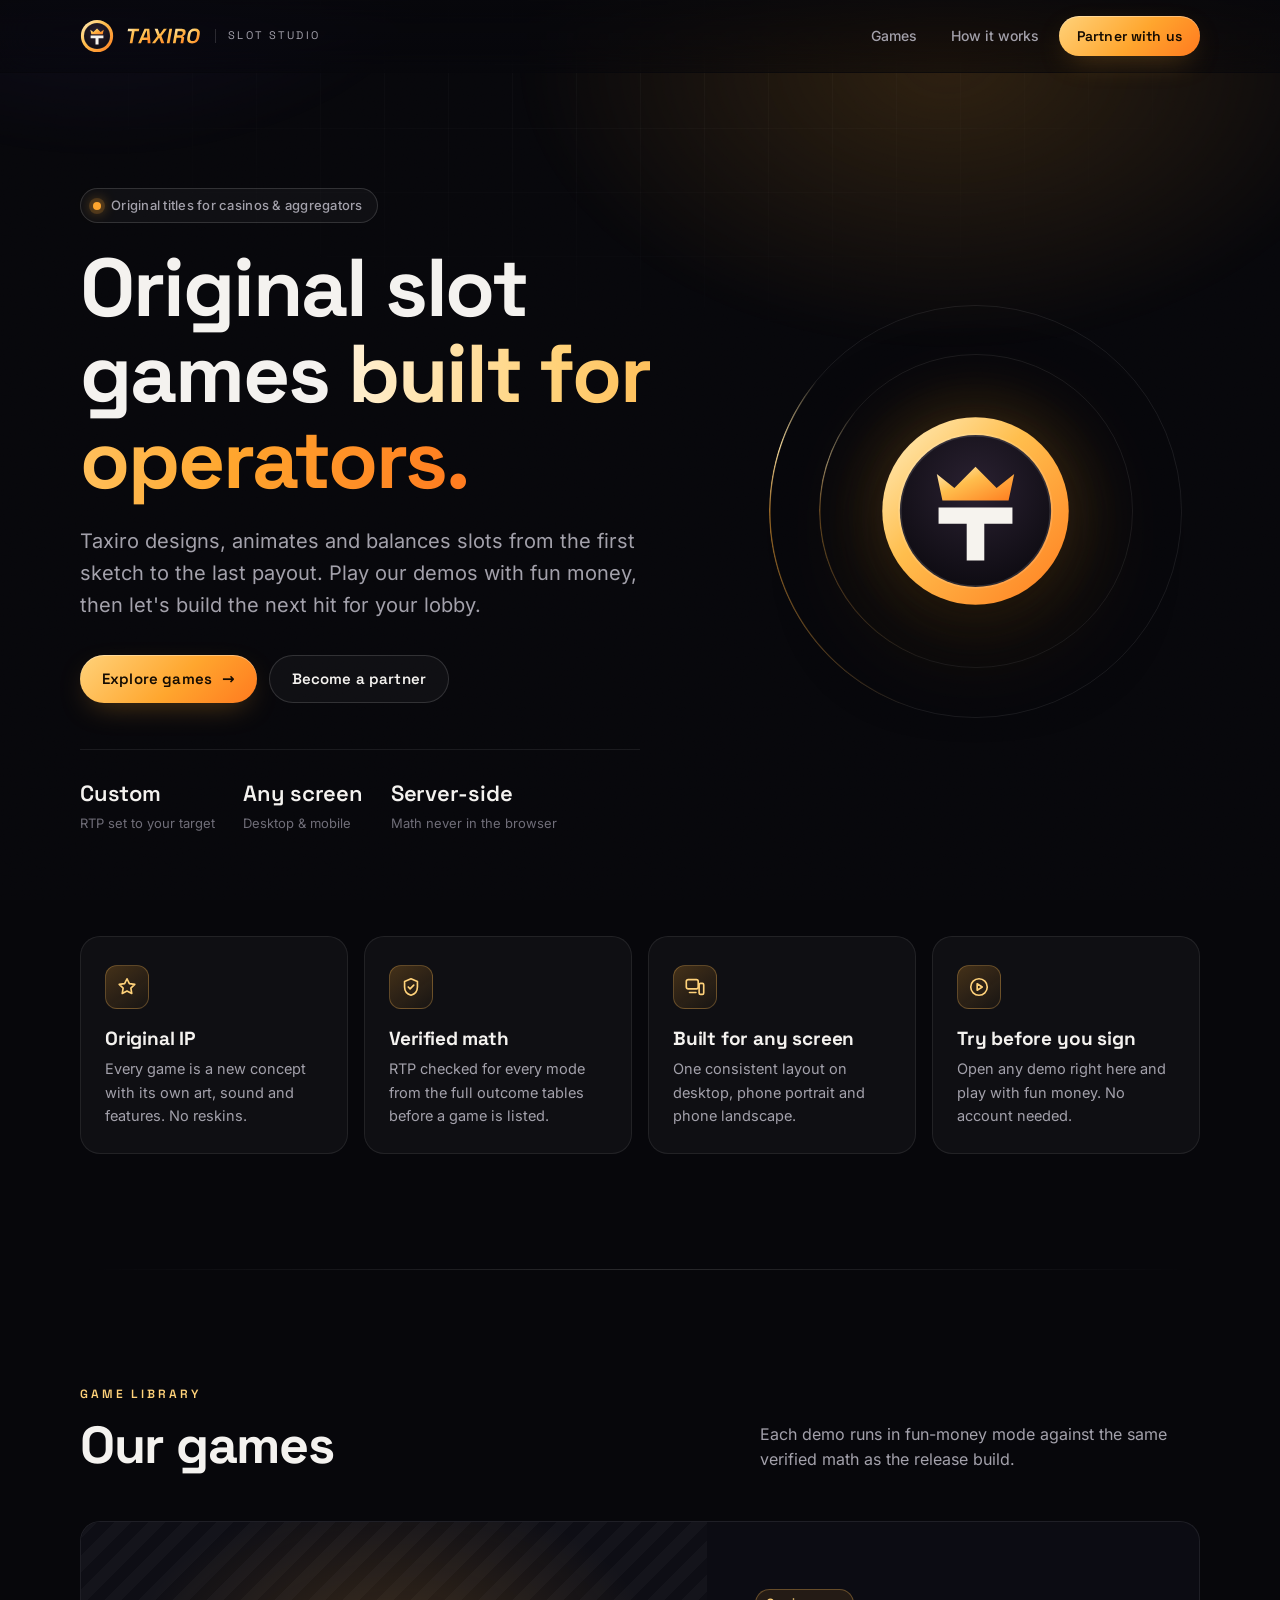
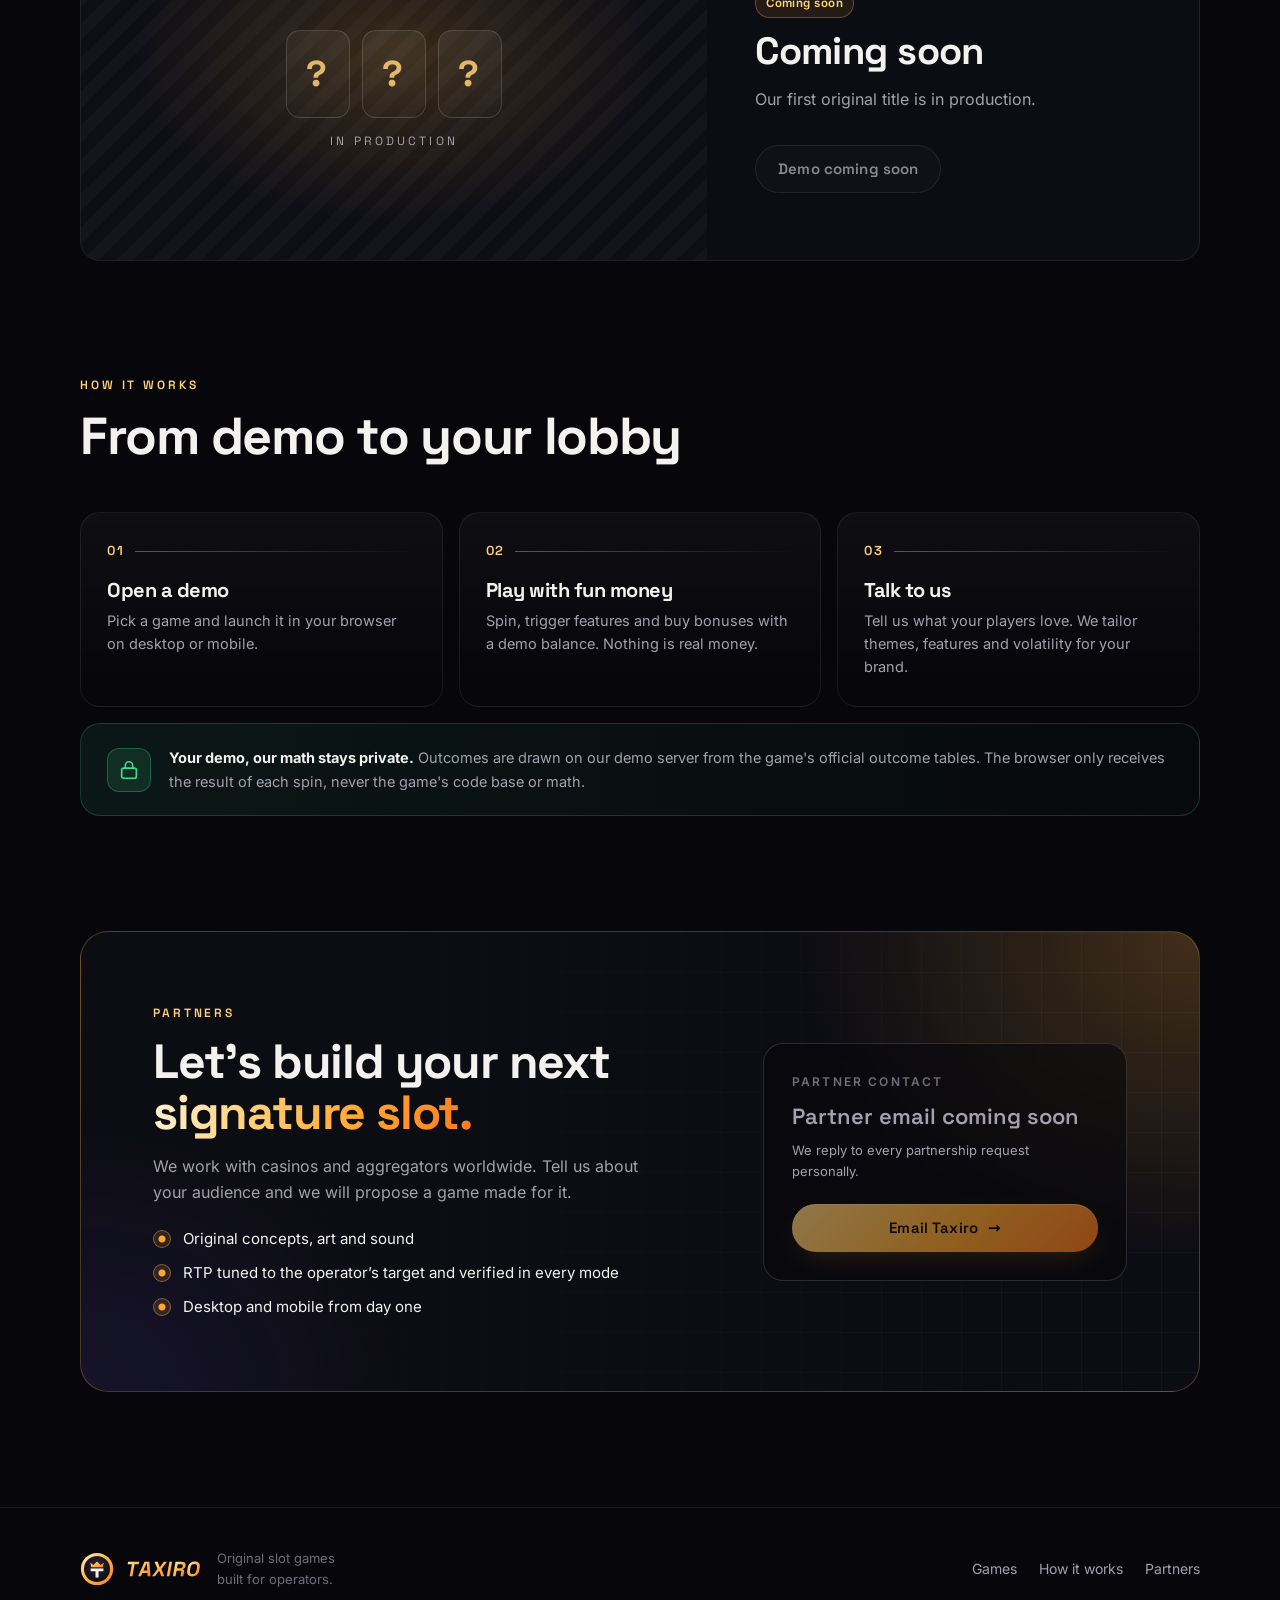
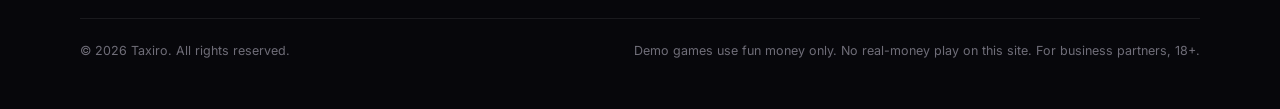
<file: index.html>
<!doctype html>
<html lang="en" class="no-js">
<head>
  <meta charset="utf-8">
  <meta name="viewport" content="width=device-width, initial-scale=1, viewport-fit=cover">
  <meta http-equiv="Content-Security-Policy" content="default-src 'self'; script-src 'self'; style-src 'self' 'unsafe-inline'; img-src 'self' data:; font-src 'self'; connect-src 'self'; frame-src https:; object-src 'none'; base-uri 'self'; form-action 'none'">
  <meta name="referrer" content="strict-origin-when-cross-origin">
  <title>Taxiro — Original slot games built for operators</title>
  <meta name="description" content="Taxiro is a slot game studio building original titles for casinos and aggregators. Try our demos with fun money.">
  <meta name="theme-color" content="#07070b">
  <link rel="icon" href="assets/favicon.svg" type="image/svg+xml">
  <link rel="alternate icon" href="favicon.ico">
  <link rel="apple-touch-icon" href="assets/apple-touch-icon.png">
  <link rel="preload" href="assets/fonts/space-grotesk.woff2" as="font" type="font/woff2" crossorigin>
  <link rel="preload" href="assets/fonts/inter.woff2" as="font" type="font/woff2" crossorigin>
  <link rel="stylesheet" href="css/style.css">
</head>
<body>
  <div class="ambient" aria-hidden="true"></div>
  <div class="grain" aria-hidden="true"></div>

  <header class="site-header">
    <div class="wrap nav">
      <a class="brand" href="index.html" aria-label="Taxiro home">
        <img src="assets/taxiro-logo.svg" alt="Taxiro" width="202.28" height="56">
        <span class="brand-sub">Slot studio</span>
      </a>
      <nav class="nav-links" aria-label="Main">
        <a href="#games">Games</a>
        <a class="hide-sm" href="#how">How it works</a>
        <a class="btn btn-sm btn-primary" href="#partners">Partner with us</a>
      </nav>
    </div>
  </header>

  <main>
    <section class="hero">
      <div class="wrap hero-grid">
        <div class="hero-copy">
          <span class="eyebrow reveal"><span class="dot"></span>Original titles for casinos &amp; aggregators</span>
          <h1 class="reveal" style="--d:.06s">Original slot games <span class="grad">built for operators.</span></h1>
          <p class="lead reveal" style="--d:.12s">Taxiro designs, animates and balances slots from the first sketch to the last payout. Play our demos with fun money, then let's build the next hit for your lobby.</p>
          <div class="cta-row reveal" style="--d:.18s">
            <a class="btn btn-primary" href="#games">Explore games <span class="arrow">→</span></a>
            <a class="btn" href="#partners">Become a partner</a>
          </div>
          <div class="hero-meta reveal" style="--d:.24s">
            <div><strong>Custom</strong><span>RTP set to your target</span></div>
            <div><strong>Any screen</strong><span>Desktop &amp; mobile</span></div>
            <div><strong>Server-side</strong><span>Math never in the browser</span></div>
          </div>
        </div>
        <div class="hero-visual reveal" style="--d:.1s" aria-hidden="true">
          <div class="orbit"></div><div class="orbit o2"></div>
          <div class="ring"></div><div class="ring r2"></div>
          <div class="glow"></div>
          <img src="assets/taxiro-mark.svg" alt="" width="56" height="56">
          <div class="shine"></div>
        </div>
      </div>
    </section>

    <section class="section" style="padding-top:0">
      <div class="wrap">
        <div class="pillars">
          <div class="pillar reveal">
            <div class="icon"><svg viewBox="0 0 24 24" fill="none" stroke="currentColor" stroke-width="1.8" stroke-linecap="round" stroke-linejoin="round"><path d="M12 3l2.6 5.3 5.9.9-4.3 4.1 1 5.8L12 16.4 6.8 19.1l1-5.8L3.5 9.2l5.9-.9z"/></svg></div>
            <h3>Original IP</h3><p>Every game is a new concept with its own art, sound and features. No reskins.</p>
          </div>
          <div class="pillar reveal" style="--d:.06s">
            <div class="icon"><svg viewBox="0 0 24 24" fill="none" stroke="currentColor" stroke-width="1.8" stroke-linecap="round" stroke-linejoin="round"><path d="M12 3l7 3v6c0 4.5-3 7.8-7 9-4-1.2-7-4.5-7-9V6z"/><path d="M9 12l2 2 4-4"/></svg></div>
            <h3>Verified math</h3><p>RTP checked for every mode from the full outcome tables before a game is listed.</p>
          </div>
          <div class="pillar reveal" style="--d:.12s">
            <div class="icon"><svg viewBox="0 0 24 24" fill="none" stroke="currentColor" stroke-width="1.8" stroke-linecap="round" stroke-linejoin="round"><rect x="2.5" y="4" width="13" height="10" rx="2"/><rect x="16.5" y="8" width="5" height="12" rx="1.5"/><path d="M6 18h7"/></svg></div>
            <h3>Built for any screen</h3><p>One consistent layout on desktop, phone portrait and phone landscape.</p>
          </div>
          <div class="pillar reveal" style="--d:.18s">
            <div class="icon"><svg viewBox="0 0 24 24" fill="none" stroke="currentColor" stroke-width="1.8" stroke-linecap="round" stroke-linejoin="round"><circle cx="12" cy="12" r="9"/><path d="M10 8.5v7l5.5-3.5z"/></svg></div>
            <h3>Try before you sign</h3><p>Open any demo right here and play with fun money. No account needed.</p>
          </div>
        </div>
      </div>
    </section>

    <div class="wrap"><div class="divider"></div></div>

    <section class="section" id="games">
      <div class="wrap">
        <div class="section-head">
          <div class="reveal"><span class="kicker">Game library</span><h2>Our games</h2></div>
          <p class="reveal" style="--d:.06s">Each demo runs in fun-money mode against the same verified math as the release build.</p>
        </div>
        <div class="games-grid" id="games-grid" aria-live="polite"></div>
      </div>
    </section>

    <section class="section" id="how" style="padding-top:0">
      <div class="wrap">
        <div class="section-head">
          <div class="reveal"><span class="kicker">How it works</span><h2>From demo to your lobby</h2></div>
        </div>
        <div class="steps">
          <div class="step reveal"><div class="step-num">01</div><h3>Open a demo</h3><p>Pick a game and launch it in your browser on desktop or mobile.</p></div>
          <div class="step reveal" style="--d:.06s"><div class="step-num">02</div><h3>Play with fun money</h3><p>Spin, trigger features and buy bonuses with a demo balance. Nothing is real money.</p></div>
          <div class="step reveal" style="--d:.12s"><div class="step-num">03</div><h3>Talk to us</h3><p>Tell us what your players love. We tailor themes, features and volatility for your brand.</p></div>
        </div>
        <div class="assurance reveal">
          <div class="icon"><svg viewBox="0 0 24 24" fill="none" stroke="currentColor" stroke-width="1.8" stroke-linecap="round" stroke-linejoin="round"><rect x="4" y="10" width="16" height="11" rx="2"/><path d="M8 10V7a4 4 0 0 1 8 0v3"/></svg></div>
          <p><strong>Your demo, our math stays private.</strong> Outcomes are drawn on our demo server from the game's official outcome tables. The browser only receives the result of each spin, never the game's code base or math.</p>
        </div>
      </div>
    </section>

    <section class="section" id="partners" style="padding-top:0">
      <div class="wrap">
        <div class="partner reveal">
          <div>
            <span class="kicker">Partners</span>
            <h2>Let's build your next <span class="grad">signature slot.</span></h2>
            <p>We work with casinos and aggregators worldwide. Tell us about your audience and we will propose a game made for it.</p>
            <ul class="checklist">
              <li>Original concepts, art and sound</li>
              <li>RTP tuned to the operator’s target and verified in every mode</li>
              <li>Desktop and mobile from day one</li>
            </ul>
          </div>
          <div class="contact-card">
            <label>Partner contact</label>
            <!-- TODO: contact email is set in js/config.js (contactEmail). No real address yet. -->
            <div class="contact-email" data-contact-email>Partner email coming soon</div>
            <p class="contact-note">We reply to every partnership request personally.</p>
            <a class="btn btn-primary" data-contact-link aria-disabled="true">Email Taxiro <span class="arrow">→</span></a>
          </div>
        </div>
      </div>
    </section>
  </main>

  <footer class="site-footer" style="margin-top:0">
    <div class="wrap">
      <div class="footer-grid">
        <div class="footer-brand"><img src="assets/taxiro-logo.svg" alt="Taxiro" width="202.28" height="56"><span>Original slot games<br>built for operators.</span></div>
        <nav class="footer-links" aria-label="Footer"><a href="#games">Games</a><a href="#how">How it works</a><a href="#partners">Partners</a></nav>
      </div>
      <div class="legal">
        <span>© <span data-year>2026</span> Taxiro. All rights reserved.</span>
        <span>Demo games use fun money only. No real-money play on this site. For business partners, 18+.</span>
      </div>
    </div>
  </footer>

  <script src="js/config.js"></script>
  <script src="js/site.js"></script>
  <script src="js/gallery.js"></script>
</body>
</html>
</file>
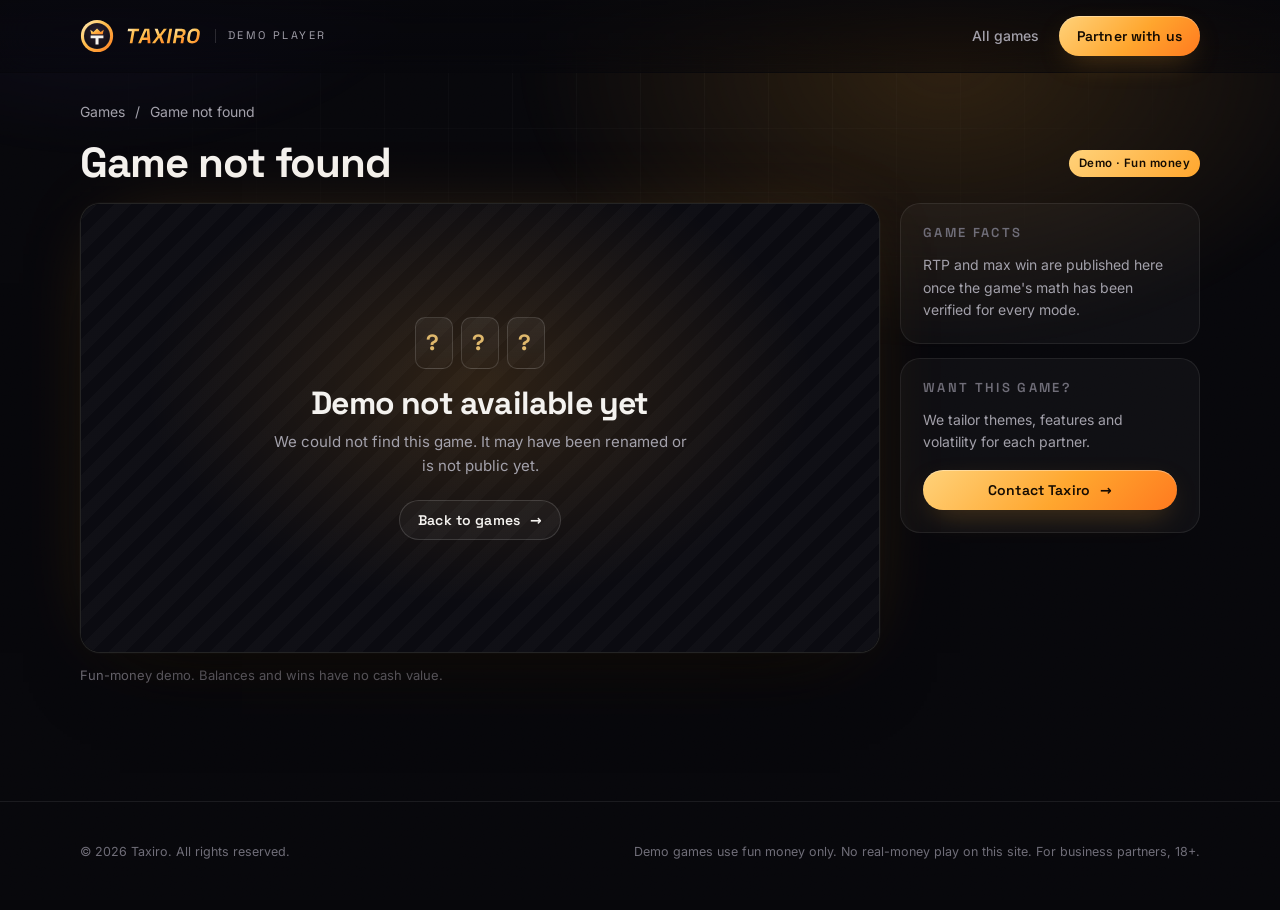
<file: play.html>
<!doctype html>
<html lang="en" class="no-js">
<head>
  <meta charset="utf-8">
  <meta name="viewport" content="width=device-width, initial-scale=1, viewport-fit=cover">
  <!-- TODO: once game hosting exists, narrow frame-src from https: to the game host origin(s). -->
  <meta http-equiv="Content-Security-Policy" content="default-src 'self'; script-src 'self'; style-src 'self' 'unsafe-inline'; img-src 'self' data:; font-src 'self'; connect-src 'self'; frame-src https:; object-src 'none'; base-uri 'self'; form-action 'none'">
  <meta name="referrer" content="strict-origin-when-cross-origin">
  <title>Demo | Taxiro</title>
  <meta name="theme-color" content="#07070b">
  <link rel="icon" href="assets/favicon.svg" type="image/svg+xml">
  <link rel="alternate icon" href="favicon.ico">
  <link rel="apple-touch-icon" href="assets/apple-touch-icon.png">
  <link rel="stylesheet" href="css/style.css">
</head>
<body class="player-page">
  <div class="ambient" aria-hidden="true"></div>
  <div class="grain" aria-hidden="true"></div>

  <header class="site-header">
    <div class="wrap nav">
      <a class="brand" href="index.html" aria-label="Taxiro home">
        <img src="assets/taxiro-logo.svg" alt="Taxiro" width="202.28" height="56">
        <span class="brand-sub">Demo player</span>
      </a>
      <nav class="nav-links" aria-label="Main">
        <a class="hide-sm" href="index.html#games">All games</a>
        <a class="btn btn-sm btn-primary" href="index.html#partners">Partner with us</a>
      </nav>
    </div>
  </header>

  <main>
    <div class="wrap">
      <div class="crumbs"><a href="index.html#games">Games</a><span>/</span><span id="crumb-name">…</span></div>
      <div class="player-head">
        <h1 id="game-name">Loading…</h1>
        <div class="tags" id="game-tags"></div>
      </div>
      <div class="player-layout">
        <div>
          <div class="stage" id="stage"></div>
          <div class="stage-toolbar">
            <span>Fun-money demo. Balances and wins have no cash value.</span>
            <button class="btn btn-sm" id="fs-btn" hidden>Fullscreen</button>
          </div>
        </div>
        <aside class="player-side">
          <div class="info-card" id="facts"></div>
          <div class="info-card">
            <h3>Want this game?</h3>
            <p>We tailor themes, features and volatility for each partner.</p>
            <a class="btn btn-primary btn-sm" style="width:100%;margin-top:16px" href="index.html#partners">Contact Taxiro <span class="arrow">→</span></a>
          </div>
        </aside>
      </div>
    </div>
  </main>

  <footer class="site-footer">
    <div class="wrap">
      <div class="legal" style="margin-top:0;padding-top:0;border-top:0">
        <span>© <span data-year>2026</span> Taxiro. All rights reserved.</span>
        <span>Demo games use fun money only. No real-money play on this site. For business partners, 18+.</span>
      </div>
    </div>
  </footer>

  <script src="js/config.js"></script>
  <script src="js/site.js"></script>
  <script src="js/player.js"></script>
</body>
</html>
</file>
<file: css/style.css>
/* Taxiro partner demo portal — static, no build step */
@font-face { font-family: "Inter"; src: url("../assets/fonts/inter.woff2") format("woff2"); font-weight: 100 900; font-display: swap; }
@font-face { font-family: "Space Grotesk"; src: url("../assets/fonts/space-grotesk.woff2") format("woff2"); font-weight: 300 700; font-display: swap; }

:root {
  --bg: #07070b;
  --bg-2: #0c0c13;
  --surface: rgba(255, 255, 255, 0.035);
  --surface-2: rgba(255, 255, 255, 0.06);
  --line: rgba(255, 255, 255, 0.08);
  --line-2: rgba(255, 255, 255, 0.14);
  --text: #f4f2ef;
  --muted: #a3a1ab;
  --dim: #6f6d78;
  --accent: #ffa62e;
  --accent-2: #ffd27a;
  --accent-glow: rgba(255, 168, 46, 0.35);
  --ok: #3ddc97;
  --radius: 20px;
  --radius-sm: 12px;
  --maxw: 1200px;
  --pad: clamp(18px, 4vw, 40px);
  --ease: cubic-bezier(.2, .7, .2, 1);
  --display: "Space Grotesk", "Inter", system-ui, sans-serif;
  --body: "Inter", system-ui, -apple-system, "Segoe UI", Roboto, sans-serif;
}

*, *::before, *::after { box-sizing: border-box; }
html { scroll-behavior: smooth; -webkit-text-size-adjust: 100%; }
body {
  margin: 0; min-height: 100vh; background: var(--bg); color: var(--text);
  font-family: var(--body); font-size: 16px; line-height: 1.6;
  -webkit-font-smoothing: antialiased; -moz-osx-font-smoothing: grayscale;
  overflow-x: hidden;
}
img { max-width: 100%; height: auto; display: block; }
a { color: inherit; text-decoration: none; }
::selection { background: var(--accent); color: #140802; }
:focus-visible { outline: 2px solid var(--accent-2); outline-offset: 3px; border-radius: 6px; }

/* ---------- ambient background ---------- */
.ambient { position: fixed; inset: 0; z-index: -1; pointer-events: none; overflow: hidden; }
.ambient::before {
  content: ""; position: absolute; inset: -20% -10% auto -10%; height: 90vh;
  background:
    radial-gradient(40% 50% at 70% 30%, rgba(255, 168, 46, 0.16), transparent 70%),
    radial-gradient(35% 45% at 15% 10%, rgba(120, 90, 255, 0.10), transparent 70%);
  filter: blur(10px);
}
.ambient::after {
  content: ""; position: absolute; inset: 0;
  background-image:
    linear-gradient(rgba(255,255,255,0.035) 1px, transparent 1px),
    linear-gradient(90deg, rgba(255,255,255,0.035) 1px, transparent 1px);
  background-size: 64px 64px;
  -webkit-mask-image: radial-gradient(70% 55% at 50% 0%, #000 0%, transparent 75%);
          mask-image: radial-gradient(70% 55% at 50% 0%, #000 0%, transparent 75%);
}
.grain {
  position: fixed; inset: 0; z-index: -1; pointer-events: none; opacity: .06; mix-blend-mode: overlay;
  background-image: url("data:image/svg+xml;utf8,<svg xmlns='http://www.w3.org/2000/svg' width='160' height='160'><filter id='n'><feTurbulence type='fractalNoise' baseFrequency='.85' numOctaves='3' stitchTiles='stitch'/></filter><rect width='100%' height='100%' filter='url(%23n)'/></svg>");
}

.wrap { width: 100%; max-width: var(--maxw); margin: 0 auto; padding: 0 var(--pad); }

/* ---------- header ---------- */
.site-header {
  position: sticky; top: 0; z-index: 50;
  backdrop-filter: blur(16px) saturate(140%); -webkit-backdrop-filter: blur(16px) saturate(140%);
  background: linear-gradient(to bottom, rgba(7,7,11,.82), rgba(7,7,11,.55));
  border-bottom: 1px solid transparent; transition: border-color .3s var(--ease), background .3s var(--ease);
}
.site-header.scrolled { border-bottom-color: var(--line); }
.nav { display: flex; align-items: center; justify-content: space-between; height: 72px; gap: 16px; }
.brand { display: flex; align-items: center; gap: 12px; }
.brand img { height: 34px !important; width: auto; }
.brand-sub {
  font-family: var(--display); font-size: 11px; letter-spacing: .22em; text-transform: uppercase; color: var(--muted);
  padding-left: 12px; border-left: 1px solid var(--line-2); line-height: 1.2;
}
.nav-links { display: flex; align-items: center; gap: 6px; }
.nav-links a:not(.btn) { padding: 8px 14px; border-radius: 999px; color: var(--muted); font-size: 14px; font-weight: 500; transition: color .2s, background .2s; }
.nav-links a:not(.btn):hover { color: var(--text); background: var(--surface-2); }

/* ---------- buttons ---------- */
.btn {
  --h: 48px; position: relative; display: inline-flex; align-items: center; justify-content: center; gap: 10px;
  height: var(--h); padding: 0 22px; border-radius: 999px; border: 1px solid var(--line-2);
  font-family: var(--display); font-weight: 600; font-size: 15px; letter-spacing: .01em; cursor: pointer;
  color: var(--text); background: var(--surface); transition: transform .25s var(--ease), box-shadow .25s var(--ease), background .25s, border-color .25s;
  white-space: nowrap;
}
.btn:hover { transform: translateY(-1px); background: var(--surface-2); border-color: rgba(255,255,255,.22); }
.btn-primary {
  border: 0; color: #140b02;
  background: linear-gradient(135deg, var(--accent-2), var(--accent) 55%, #ff7a1f);
  box-shadow: 0 10px 30px -10px var(--accent-glow), inset 0 1px 0 rgba(255,255,255,.35);
}
.btn-primary:hover { background: linear-gradient(135deg, #ffe0a0, #ffb43c 55%, #ff8a2a); box-shadow: 0 16px 40px -12px rgba(255,168,46,.6), inset 0 1px 0 rgba(255,255,255,.4); }
.btn-sm { --h: 40px; padding: 0 18px; font-size: 14px; }
.btn[aria-disabled="true"] { opacity: .55; cursor: not-allowed; transform: none; }
.btn .arrow { transition: transform .25s var(--ease); }
.btn:hover .arrow { transform: translateX(3px); }

/* ---------- hero ---------- */
.hero { position: relative; padding: clamp(48px, 9vw, 120px) 0 clamp(56px, 8vw, 110px); }
.hero-grid { display: grid; grid-template-columns: 1.15fr .85fr; align-items: center; gap: clamp(32px, 5vw, 72px); }
.eyebrow {
  display: inline-flex; align-items: center; gap: 10px; padding: 6px 14px 6px 8px; border-radius: 999px;
  border: 1px solid var(--line-2); background: var(--surface); color: var(--muted);
  font-size: 13px; font-weight: 500; letter-spacing: .02em;
}
.eyebrow .dot { width: 8px; height: 8px; border-radius: 50%; background: var(--accent); box-shadow: 0 0 0 4px rgba(255,168,46,.18), 0 0 14px var(--accent); animation: pulse 2.4s ease-in-out infinite; margin-left: 4px; }
@keyframes pulse { 50% { box-shadow: 0 0 0 7px rgba(255,168,46,0), 0 0 18px var(--accent); } }
h1, h2, h3 { font-family: var(--display); letter-spacing: -0.025em; line-height: 1.05; margin: 0; font-weight: 700; }
.hero h1 { font-size: clamp(40px, 6.4vw, 84px); margin: 22px 0 22px; }
.grad {
  background: linear-gradient(100deg, #fff1d6 0%, var(--accent-2) 30%, var(--accent) 65%, #ff7a1f 100%);
  -webkit-background-clip: text; background-clip: text; color: transparent;
}
.lead { font-size: clamp(17px, 1.6vw, 20px); color: var(--muted); max-width: 560px; margin: 0 0 34px; }
.cta-row { display: flex; flex-wrap: wrap; gap: 12px; }
.hero-meta { display: flex; flex-wrap: wrap; gap: 28px; margin-top: 46px; padding-top: 26px; border-top: 1px solid var(--line); max-width: 560px; }
.hero-meta div { display: flex; flex-direction: column; gap: 2px; }
.hero-meta strong { font-family: var(--display); font-size: 22px; font-weight: 600; letter-spacing: -0.01em; }
.hero-meta span { font-size: 13px; color: var(--dim); }

.hero-visual { position: relative; aspect-ratio: 1 / 1; display: grid; place-items: center; }
.hero-visual .ring {
  position: absolute; inset: 4%; border-radius: 50%;
  background: conic-gradient(from 0deg, transparent 0 55%, rgba(255,168,46,.55) 75%, rgba(255,226,160,.9) 80%, transparent 86%);
  -webkit-mask: radial-gradient(farthest-side, transparent calc(100% - 2px), #000 calc(100% - 1px));
          mask: radial-gradient(farthest-side, transparent calc(100% - 2px), #000 calc(100% - 1px));
  animation: spin 14s linear infinite;
}
.hero-visual .ring.r2 { inset: 15%; animation-duration: 22s; animation-direction: reverse; opacity: .6; }
.hero-visual .orbit { position: absolute; inset: 4%; border-radius: 50%; border: 1px solid var(--line); }
.hero-visual .orbit.o2 { inset: 15%; }
.hero-visual .glow { position: absolute; inset: 22%; border-radius: 50%; background: radial-gradient(circle, rgba(255,168,46,.35), rgba(255,168,46,.05) 55%, transparent 70%); filter: blur(24px); animation: breathe 6s ease-in-out infinite; }
.hero-visual img { position: relative; width: 44%; filter: drop-shadow(0 24px 50px rgba(0,0,0,.6)) drop-shadow(0 0 40px rgba(255,168,46,.18)); animation: float 7s ease-in-out infinite; }
@keyframes spin { to { transform: rotate(360deg); } }
@keyframes breathe { 50% { transform: scale(1.08); opacity: .8; } }
@keyframes float { 50% { transform: translateY(-10px); } }

/* ---------- sections ---------- */
section { position: relative; }
.section { padding: clamp(64px, 9vw, 120px) 0; }
.section-head { display: flex; align-items: flex-end; justify-content: space-between; gap: 24px; margin-bottom: clamp(28px, 4vw, 48px); flex-wrap: wrap; }
.kicker { font-family: var(--display); font-size: 12px; font-weight: 600; letter-spacing: .24em; text-transform: uppercase; color: var(--accent-2); margin-bottom: 14px; display: block; }
.section h2 { font-size: clamp(30px, 4.2vw, 52px); }
.section-head p { color: var(--muted); max-width: 440px; margin: 0; }
.divider { height: 1px; background: linear-gradient(90deg, transparent, var(--line-2), transparent); }

/* pillars */
.pillars { display: grid; grid-template-columns: repeat(4, 1fr); gap: 16px; }
.pillar {
  position: relative; padding: 28px 24px 26px; border-radius: var(--radius); background: var(--surface);
  border: 1px solid var(--line); overflow: hidden; transition: border-color .3s, transform .3s var(--ease), background .3s;
}
.pillar::before { content: ""; position: absolute; inset: 0 0 auto; height: 1px; background: linear-gradient(90deg, transparent, rgba(255,214,140,.5), transparent); opacity: 0; transition: opacity .3s; }
.pillar:hover { transform: translateY(-3px); border-color: var(--line-2); background: var(--surface-2); }
.pillar:hover::before { opacity: 1; }
.icon {
  width: 44px; height: 44px; border-radius: 12px; display: grid; place-items: center; margin-bottom: 20px;
  background: linear-gradient(145deg, rgba(255,168,46,.22), rgba(255,168,46,.04)); border: 1px solid rgba(255,190,90,.28); color: var(--accent-2);
}
.icon svg { width: 22px; height: 22px; }
.pillar h3 { font-size: 19px; margin-bottom: 8px; letter-spacing: -0.01em; }
.pillar p { margin: 0; color: var(--muted); font-size: 14.5px; }

/* ---------- games ---------- */
.games-grid { display: grid; grid-template-columns: repeat(auto-fill, minmax(280px, 1fr)); gap: 20px; }
.game-card {
  position: relative; border-radius: var(--radius); overflow: hidden; background: var(--bg-2);
  border: 1px solid var(--line); display: flex; flex-direction: column; transition: transform .35s var(--ease), border-color .35s, box-shadow .35s;
}
.game-card:hover { transform: translateY(-4px); border-color: rgba(255,190,90,.35); box-shadow: 0 30px 60px -30px rgba(255,168,46,.35); }
.game-cover { position: relative; aspect-ratio: 4 / 3; overflow: hidden; background: #0f0f17; }
.game-cover img { width: 100%; height: 100%; object-fit: cover; transition: transform .6s var(--ease); }
.game-card:hover .game-cover img { transform: scale(1.05); }
.game-cover.placeholder {
  display: grid; place-items: center;
  background:
    radial-gradient(60% 70% at 50% 40%, rgba(255,168,46,.18), transparent 70%),
    repeating-linear-gradient(135deg, rgba(255,255,255,.025) 0 12px, transparent 12px 24px),
    #0e0e15;
}
.game-cover.placeholder::after {
  content: ""; position: absolute; inset: 0;
  background: linear-gradient(110deg, transparent 30%, rgba(255,255,255,.07) 50%, transparent 70%);
  transform: translateX(-100%); animation: shimmer 3.6s ease-in-out infinite;
}
@keyframes shimmer { 60%, 100% { transform: translateX(100%); } }
.ph-mark { display: flex; flex-direction: column; align-items: center; gap: 14px; color: var(--muted); font-family: var(--display); font-size: 12px; letter-spacing: .26em; text-transform: uppercase; }
.ph-mark .reel { display: flex; gap: 8px; }
.ph-mark .reel span { width: 38px; height: 52px; border-radius: 10px; border: 1px solid var(--line-2); background: linear-gradient(180deg, rgba(255,255,255,.06), rgba(255,255,255,.01)); position: relative; overflow: hidden; }
.ph-mark .reel span::after { content: "?"; position: absolute; inset: 0; display: grid; place-items: center; font-family: var(--display); font-weight: 700; font-size: 22px; color: var(--accent-2); opacity: .85; animation: blink 2.4s ease-in-out infinite; }
.ph-mark .reel span:nth-child(2)::after { animation-delay: .3s; }
.ph-mark .reel span:nth-child(3)::after { animation-delay: .6s; }
@keyframes blink { 50% { opacity: .25; } }
.game-body { padding: 20px 22px 22px; display: flex; flex-direction: column; gap: 12px; flex: 1; }
.game-title { display: flex; align-items: center; justify-content: space-between; gap: 10px; }
.game-title h3 { font-size: 21px; letter-spacing: -0.015em; }
.game-body p { margin: 0; color: var(--muted); font-size: 14.5px; }
.chips { display: flex; flex-wrap: wrap; gap: 8px; }
.chip { font-size: 12px; font-weight: 500; padding: 4px 10px; border-radius: 999px; background: var(--surface-2); border: 1px solid var(--line); color: var(--muted); }
.chip b { color: var(--text); font-weight: 600; }
.badge {
  display: inline-flex; align-items: center; gap: 6px; font-size: 11.5px; font-weight: 600; letter-spacing: .04em;
  padding: 4px 10px; border-radius: 999px; white-space: nowrap;
}
.badge-verified { color: var(--ok); background: rgba(61,220,151,.1); border: 1px solid rgba(61,220,151,.3); }
.badge-verified svg { width: 13px; height: 13px; }
.badge-soon { color: var(--accent-2); background: rgba(255,168,46,.1); border: 1px solid rgba(255,190,90,.3); }
.badge-pending { color: var(--muted); background: var(--surface-2); border: 1px solid var(--line-2); }
.game-actions { margin-top: auto; padding-top: 6px; }
.game-actions .btn { width: 100%; }

/* ---------- how it works ---------- */
.steps { display: grid; grid-template-columns: repeat(3, 1fr); gap: 16px; counter-reset: step; }
.step { padding: 28px 26px; border-radius: var(--radius); border: 1px solid var(--line); background: linear-gradient(180deg, var(--surface), transparent); }
.step-num { font-family: var(--display); font-size: 13px; font-weight: 600; color: var(--accent-2); letter-spacing: .14em; display: flex; align-items: center; gap: 10px; margin-bottom: 18px; }
.step-num::after { content: ""; flex: 1; height: 1px; background: linear-gradient(90deg, rgba(255,190,90,.4), transparent); }
.step h3 { font-size: 20px; margin-bottom: 8px; }
.step p { margin: 0; color: var(--muted); font-size: 14.5px; }
.assurance {
  margin-top: 16px; display: grid; grid-template-columns: auto 1fr; gap: 18px; align-items: center;
  padding: 22px 26px; border-radius: var(--radius); border: 1px solid rgba(61,220,151,.22);
  background: linear-gradient(90deg, rgba(61,220,151,.08), rgba(61,220,151,.01));
}
.assurance .icon { margin: 0; background: rgba(61,220,151,.12); border-color: rgba(61,220,151,.3); color: var(--ok); }
.assurance p { margin: 0; color: var(--muted); font-size: 14.5px; }
.assurance strong { color: var(--text); }

/* ---------- partner ---------- */
.partner {
  position: relative; overflow: hidden; border-radius: 28px; padding: clamp(32px, 6vw, 72px);
  border: 1px solid rgba(255,190,90,.25);
  background:
    radial-gradient(60% 120% at 100% 0%, rgba(255,168,46,.22), transparent 60%),
    radial-gradient(50% 100% at 0% 100%, rgba(120,90,255,.10), transparent 60%),
    var(--bg-2);
  display: grid; grid-template-columns: 1.2fr .8fr; gap: clamp(28px, 5vw, 64px); align-items: center;
}
.partner::before {
  content: ""; position: absolute; inset: 0; pointer-events: none;
  background-image: linear-gradient(rgba(255,255,255,0.03) 1px, transparent 1px), linear-gradient(90deg, rgba(255,255,255,0.03) 1px, transparent 1px);
  background-size: 40px 40px; -webkit-mask-image: linear-gradient(90deg, transparent, #000); mask-image: linear-gradient(90deg, transparent, #000);
}
.partner > * { position: relative; }
.partner h2 { font-size: clamp(30px, 4vw, 48px); margin-bottom: 16px; }
.partner p { color: var(--muted); margin: 0 0 22px; max-width: 520px; }
.checklist { list-style: none; padding: 0; margin: 0; display: grid; gap: 10px; }
.checklist li { display: flex; gap: 12px; align-items: flex-start; color: var(--text); font-size: 15px; }
.checklist li::before { content: ""; flex: none; width: 18px; height: 18px; margin-top: 3px; border-radius: 50%; background: radial-gradient(circle, var(--accent) 0 3px, transparent 4px), rgba(255,168,46,.14); border: 1px solid rgba(255,190,90,.4); }
.contact-card { padding: 28px; border-radius: var(--radius); background: rgba(7,7,11,.6); border: 1px solid var(--line-2); backdrop-filter: blur(8px); }
.contact-card label { display: block; font-size: 12px; letter-spacing: .18em; text-transform: uppercase; color: var(--dim); margin-bottom: 8px; font-weight: 600; }
.contact-email { font-family: var(--display); font-size: clamp(18px, 2vw, 22px); font-weight: 600; margin-bottom: 6px; overflow-wrap: anywhere; }
.contact-email.pending { color: var(--muted); }
.contact-note { font-size: 13px; color: var(--dim); margin: 0 0 22px !important; }
.contact-card .btn { width: 100%; }

/* ---------- footer ---------- */
.site-footer { border-top: 1px solid var(--line); padding: 40px 0 48px; margin-top: clamp(64px, 9vw, 120px); }
.footer-grid { display: flex; align-items: center; justify-content: space-between; gap: 24px; flex-wrap: wrap; }
.footer-brand { display: flex; align-items: center; gap: 14px; }
.footer-brand img { height: 34px !important; width: auto; }
.footer-brand span { color: var(--dim); font-size: 13px; }
.footer-links { display: flex; gap: 22px; color: var(--muted); font-size: 14px; }
.footer-links a:hover { color: var(--text); }
.legal { margin-top: 28px; padding-top: 22px; border-top: 1px solid var(--line); color: var(--dim); font-size: 12.5px; display: flex; justify-content: space-between; gap: 16px; flex-wrap: wrap; }

/* ---------- reveal animation ---------- */
.reveal { opacity: 0; transform: translateY(18px); transition: opacity .8s var(--ease), transform .8s var(--ease); transition-delay: var(--d, 0s); }
.reveal.in { opacity: 1; transform: none; }
.no-js .reveal { opacity: 1; transform: none; }

/* ---------- player page ---------- */
.player-page main { padding: 28px 0 0; }
.crumbs { display: flex; align-items: center; gap: 10px; color: var(--muted); font-size: 14px; margin-bottom: 18px; }
.crumbs a:hover { color: var(--text); }
.player-head { display: flex; align-items: center; justify-content: space-between; gap: 16px; flex-wrap: wrap; margin-bottom: 18px; }
.player-head h1 { font-size: clamp(28px, 3.6vw, 42px); }
.player-head .tags { display: flex; gap: 8px; flex-wrap: wrap; align-items: center; }
.demo-pill { color: #140b02; background: linear-gradient(135deg, var(--accent-2), var(--accent)); border: 0; }
.player-layout { display: grid; grid-template-columns: 1fr 300px; gap: 20px; align-items: start; }
.stage {
  position: relative; aspect-ratio: 16 / 9; width: 100%; border-radius: var(--radius); overflow: hidden;
  border: 1px solid var(--line-2); background: #000;
  box-shadow: 0 40px 80px -40px rgba(0,0,0,.9), 0 0 0 1px rgba(255,255,255,.02), 0 0 80px -30px rgba(255,168,46,.25);
}
.stage iframe { position: absolute; inset: 0; width: 100%; height: 100%; border: 0; display: block; }
.stage-toolbar { display: flex; justify-content: space-between; align-items: center; gap: 12px; margin-top: 12px; color: var(--dim); font-size: 13px; flex-wrap: wrap; }
.empty-state {
  position: absolute; inset: 0; display: grid; place-items: center; text-align: center; padding: 24px;
  background: radial-gradient(60% 70% at 50% 40%, rgba(255,168,46,.14), transparent 70%), repeating-linear-gradient(135deg, rgba(255,255,255,.02) 0 12px, transparent 12px 24px), #0b0b11;
}
.empty-state h2 { font-size: clamp(22px, 3vw, 32px); margin: 18px 0 10px; }
.empty-state p { color: var(--muted); max-width: 420px; margin: 0 auto 22px; font-size: 15px; }
.info-card { padding: 22px; border-radius: var(--radius); border: 1px solid var(--line); background: var(--surface); }
.info-card + .info-card { margin-top: 14px; }
.info-card h3 { font-size: 13px; letter-spacing: .18em; text-transform: uppercase; color: var(--dim); font-family: var(--display); margin-bottom: 14px; font-weight: 600; }
.kv { display: flex; justify-content: space-between; gap: 12px; padding: 9px 0; border-bottom: 1px dashed var(--line); font-size: 14.5px; }
.kv:last-child { border-bottom: 0; }
.kv span { color: var(--muted); }
.kv b { font-weight: 600; font-variant-numeric: tabular-nums; }
.info-card p { margin: 0; color: var(--muted); font-size: 14px; }

/* ---------- responsive ---------- */
@media (max-width: 1020px) {
  .pillars { grid-template-columns: repeat(2, 1fr); }
  .player-layout { grid-template-columns: 1fr; }
  .player-side { display: grid; grid-template-columns: 1fr 1fr; gap: 14px; }
  .info-card + .info-card { margin-top: 0; }
}
@media (max-width: 860px) {
  .hero-grid { grid-template-columns: 1fr; }
  .hero-visual { order: -1; width: min(68vw, 320px); margin: 0 auto; }
  .hero-copy { text-align: center; }
  .hero-copy .lead, .hero-meta { margin-left: auto; margin-right: auto; }
  .cta-row, .hero-meta { justify-content: center; }
  .steps { grid-template-columns: 1fr; }
  .partner { grid-template-columns: 1fr; }
  .nav-links a.hide-sm { display: none; }
}
@media (max-width: 560px) {
  .brand-sub { display: none; }
  .brand img { height: 30px !important; }
  .nav { height: 62px; }
  .pillars { grid-template-columns: 1fr; }
  .player-side { grid-template-columns: 1fr; }
  .cta-row .btn { flex: 1 1 100%; }
  .hero-meta { display: grid; grid-template-columns: repeat(3, 1fr); gap: 12px; text-align: center; }
  .hero-meta strong { font-size: 17px; }
  .hero-meta span { font-size: 11.5px; }
  .assurance { grid-template-columns: 1fr; }
  .footer-grid, .legal { flex-direction: column; align-items: flex-start; }
}
/* phone landscape: short viewport */
@media (max-height: 500px) and (orientation: landscape) {
  .hero { padding: 28px 0 48px; }
  .hero-grid { grid-template-columns: 1.3fr .7fr; }
  .hero-visual { order: 0; width: min(34vw, 260px); justify-self: center; margin: 0; }
  .hero-copy { text-align: left; }
  .hero-copy .lead, .hero-meta { margin-left: 0; }
  .cta-row, .hero-meta { justify-content: flex-start; }
  .cta-row .btn { flex: none; }
  .hero h1 { font-size: clamp(30px, 5vw, 46px); margin: 14px 0; }
  .lead { margin-bottom: 20px; }
  .hero-meta { margin-top: 22px; padding-top: 16px; }
  .steps { grid-template-columns: repeat(3, 1fr); }
  .partner { grid-template-columns: 1.1fr .9fr; }
  .stage { aspect-ratio: auto; height: calc(100vh - 40px); }
  .player-layout { grid-template-columns: 1fr; }
  .site-header { position: relative; }
}
@media (prefers-reduced-motion: reduce) {
  *, *::before, *::after { animation: none !important; transition: none !important; }
  .reveal { opacity: 1; transform: none; }
  html { scroll-behavior: auto; }
}

/* single featured card (only one entry, e.g. the coming-soon placeholder) */
.games-grid.single { grid-template-columns: 1fr; }
.games-grid.single .game-card { flex-direction: row; min-height: 340px; }
.games-grid.single .game-cover { flex: 0 0 56%; aspect-ratio: auto; }
.games-grid.single .game-body { padding: clamp(24px, 4vw, 48px); justify-content: center; gap: 16px; }
.games-grid.single .game-title { flex-direction: column-reverse; align-items: flex-start; gap: 14px; }
.games-grid.single .game-title h3 { font-size: clamp(26px, 3vw, 38px); }
.games-grid.single .game-body p { font-size: 16px; max-width: 380px; }
.games-grid.single .game-actions { margin-top: 10px; flex: none; }
.games-grid.single .game-actions .btn { width: auto; }
.games-grid.single .ph-mark .reel span { width: 64px; height: 88px; border-radius: 14px; }
.games-grid.single .ph-mark .reel span::after { font-size: 36px; }
.games-grid.single .ph-mark .reel { gap: 12px; }
@media (max-width: 760px) {
  .games-grid.single .game-card { flex-direction: column; min-height: 0; }
  .games-grid.single .game-cover { flex: none; aspect-ratio: 16 / 10; }
  .games-grid.single .game-actions .btn { width: 100%; }
}

[hidden] { display: none !important; }
.nav-links a { white-space: nowrap; }

/* coin sheen on the hero medallion (moves with the float) */
.hero-visual .shine {
  position: absolute; width: calc(44% * 0.94); aspect-ratio: 1 / 1; border-radius: 50%; overflow: hidden; pointer-events: none;
  animation: float 7s ease-in-out infinite;
}
.hero-visual .shine::after {
  content: ""; position: absolute; inset: -20%;
  background: linear-gradient(115deg, transparent 38%, rgba(255,255,255,.16) 48%, rgba(255,240,200,.06) 54%, transparent 62%);
  transform: translateX(-120%); animation: sheen 6.5s ease-in-out 1.2s infinite; mix-blend-mode: screen;
}
@keyframes sheen { 0% { transform: translateX(-120%); } 35%, 100% { transform: translateX(120%); } }
</file>
